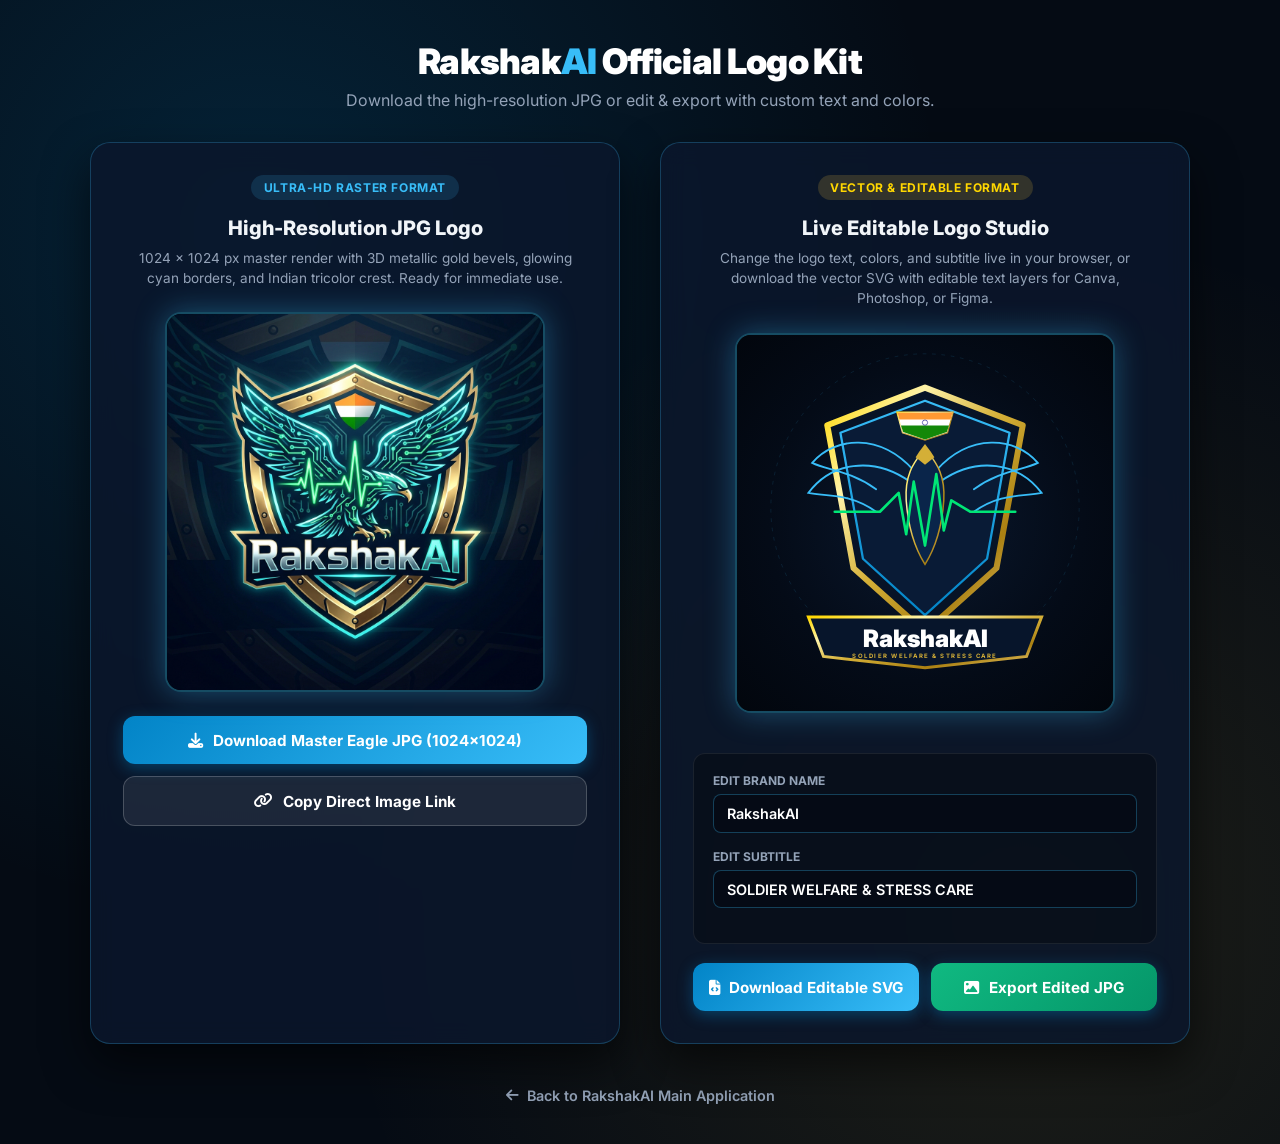
<file: logo-download.html>
<!DOCTYPE html>
<html lang="en">
<head>
  <meta charset="UTF-8" />
  <meta name="viewport" content="width=device-width, initial-scale=1.0" />
  <title>RakshakAI - Official Logo & Editable Branding Kit</title>
  <link rel="icon" type="image/jpeg" href="assets/rakshak_ai_eagle_logo.jpg?v=eagle" />
  <link href="https://fonts.googleapis.com/css2?family=Inter:wght@400;600;700;800;900&family=JetBrains+Mono:wght@700&display=swap" rel="stylesheet" />
  <link rel="stylesheet" href="https://cdnjs.cloudflare.com/ajax/libs/font-awesome/6.5.1/css/all.min.css" />
  
  <style>
    :root {
      --bg: #050b14;
      --card-bg: rgba(11, 23, 44, 0.85);
      --border: rgba(56, 189, 248, 0.25);
      --primary: #38bdf8;
      --gold: #d4af37;
      --green: #00e676;
    }
    * { box-sizing: border-box; margin: 0; padding: 0; font-family: 'Inter', sans-serif; }
    body {
      background: var(--bg);
      color: #f1f5f9;
      min-height: 100vh;
      display: flex;
      flex-direction: column;
      align-items: center;
      padding: 2.5rem 1.5rem;
      background-image: 
        radial-gradient(circle at 20% 20%, rgba(2, 132, 199, 0.2) 0%, transparent 50%),
        radial-gradient(circle at 80% 80%, rgba(212, 175, 55, 0.12) 0%, transparent 50%);
    }
    .header-bar {
      text-align: center;
      margin-bottom: 2rem;
    }
    .header-bar h1 {
      font-size: 2.2rem;
      font-weight: 900;
      color: #fff;
      letter-spacing: -0.02em;
    }
    .header-bar h1 span { color: var(--primary); }
    .header-bar p {
      color: #94a3b8;
      margin-top: 0.5rem;
      font-size: 1rem;
    }
    .main-grid {
      display: grid;
      grid-template-columns: 1fr 1fr;
      gap: 2.5rem;
      max-width: 1100px;
      width: 100%;
    }
    .card {
      background: var(--card-bg);
      border: 1px solid var(--border);
      border-radius: 20px;
      padding: 2rem;
      backdrop-filter: blur(12px);
      box-shadow: 0 20px 45px rgba(0, 0, 0, 0.6);
      display: flex;
      flex-direction: column;
      align-items: center;
    }
    .preview-box {
      width: 100%;
      max-width: 380px;
      aspect-ratio: 1/1;
      border-radius: 16px;
      overflow: hidden;
      border: 2px solid rgba(56, 189, 248, 0.4);
      box-shadow: 0 0 30px rgba(56, 189, 248, 0.35);
      margin-bottom: 1.5rem;
      background: #000;
      display: flex;
      align-items: center;
      justify-content: center;
      position: relative;
    }
    .preview-box img, .preview-box svg {
      width: 100%;
      height: 100%;
      object-fit: cover;
    }
    .badge-label {
      display: inline-block;
      padding: 0.3rem 0.8rem;
      border-radius: 20px;
      background: rgba(56, 189, 248, 0.15);
      color: var(--primary);
      font-size: 0.75rem;
      font-weight: 700;
      text-transform: uppercase;
      letter-spacing: 0.05em;
      margin-bottom: 1rem;
    }
    .card-title {
      font-size: 1.25rem;
      font-weight: 800;
      margin-bottom: 0.5rem;
      text-align: center;
    }
    .card-desc {
      font-size: 0.85rem;
      color: #94a3b8;
      text-align: center;
      margin-bottom: 1.5rem;
      line-height: 1.5;
    }
    .btn-download {
      display: flex;
      align-items: center;
      justify-content: center;
      gap: 0.6rem;
      width: 100%;
      padding: 0.9rem;
      border-radius: 12px;
      font-weight: 700;
      font-size: 0.95rem;
      text-decoration: none;
      cursor: pointer;
      border: none;
      transition: all 0.25s ease;
    }
    .btn-download.primary {
      background: linear-gradient(135deg, #0284c7, #38bdf8);
      color: #fff;
      box-shadow: 0 4px 15px rgba(2, 132, 199, 0.4);
    }
    .btn-download.primary:hover {
      transform: translateY(-2px);
      box-shadow: 0 8px 25px rgba(56, 189, 248, 0.5);
    }
    .btn-download.secondary {
      background: rgba(255, 255, 255, 0.08);
      color: #fff;
      border: 1px solid rgba(255, 255, 255, 0.2);
      margin-top: 0.75rem;
    }
    .btn-download.secondary:hover {
      background: rgba(255, 255, 255, 0.15);
    }

    /* Live In-Browser Editor Controls */
    .editor-section {
      width: 100%;
      margin-top: 1rem;
      background: rgba(0, 0, 0, 0.3);
      padding: 1.2rem;
      border-radius: 12px;
      border: 1px solid rgba(255, 255, 255, 0.08);
    }
    .editor-field {
      margin-bottom: 1rem;
    }
    .editor-field label {
      display: block;
      font-size: 0.75rem;
      font-weight: 700;
      color: #94a3b8;
      text-transform: uppercase;
      margin-bottom: 0.4rem;
    }
    .editor-input {
      width: 100%;
      padding: 0.6rem 0.8rem;
      border-radius: 8px;
      border: 1px solid rgba(56, 189, 248, 0.3);
      background: rgba(5, 11, 20, 0.8);
      color: #fff;
      font-size: 0.9rem;
      font-weight: 600;
    }
    .editor-input:focus {
      outline: none;
      border-color: var(--primary);
    }
    .back-nav {
      margin-top: 2.5rem;
      text-align: center;
    }
    .back-nav a {
      color: #94a3b8;
      text-decoration: none;
      font-size: 0.9rem;
      font-weight: 600;
      display: inline-flex;
      align-items: center;
      gap: 0.5rem;
      transition: color 0.2s;
    }
    .back-nav a:hover { color: #fff; }
    @media (max-width: 850px) {
      .main-grid { grid-template-columns: 1fr; }
    }
  </style>
</head>
<body>

  <div class="header-bar">
    <h1>Rakshak<span>AI</span> Official Logo Kit</h1>
    <p>Download the high-resolution JPG or edit & export with custom text and colors.</p>
  </div>

  <div class="main-grid">
    
    <!-- CARD 1: Full-Resolution 1024x1024 JPG -->
    <div class="card">
      <span class="badge-label">Ultra-HD Raster Format</span>
      <h2 class="card-title">High-Resolution JPG Logo</h2>
      <p class="card-desc">
        1024 × 1024 px master render with 3D metallic gold bevels, glowing cyan borders, and Indian tricolor crest. Ready for immediate use.
      </p>

      <div class="preview-box">
        <img id="jpgPreviewImg" src="assets/rakshak_ai_eagle_logo.jpg?v=eagle_final" alt="RakshakAI Eagle Emblem Logo" />
      </div>

      <a href="assets/rakshak_ai_eagle_logo.jpg" download="RakshakAI_Eagle_Logo_Master.jpg" class="btn-download primary">
        <i class="fas fa-download"></i> Download Master Eagle JPG (1024x1024)
      </a>

      <button onclick="copyDirectLink()" class="btn-download secondary">
        <i class="fas fa-link"></i> Copy Direct Image Link
      </button>
    </div>

    <!-- CARD 2: Fully Editable Vector & In-Browser Customizer -->
    <div class="card">
      <span class="badge-label" style="background:rgba(212, 175, 55, 0.2); color:#ffd700;">Vector & Editable Format</span>
      <h2 class="card-title">Live Editable Logo Studio</h2>
      <p class="card-desc">
        Change the logo text, colors, and subtitle live in your browser, or download the vector SVG with editable text layers for Canva, Photoshop, or Figma.
      </p>

      <div class="preview-box" id="svgContainer">
        <!-- Embedded Interactive SVG for Real-time Editing -->
        <svg id="liveSvgLogo" xmlns="http://www.w3.org/2000/svg" viewBox="0 0 1000 1000" width="100%" height="100%">
          <defs>
            <radialGradient id="bgGrad2" cx="50%" cy="50%" r="70%">
              <stop offset="0%" stop-color="#0a182e"/>
              <stop offset="60%" stop-color="#040b17"/>
              <stop offset="100%" stop-color="#02060d"/>
            </radialGradient>
            <linearGradient id="goldGrad2" x1="0%" y1="0%" x2="100%" y2="100%">
              <stop offset="0%" stop-color="#ffd700"/>
              <stop offset="25%" stop-color="#fff3a8"/>
              <stop offset="50%" stop-color="#d4af37"/>
              <stop offset="75%" stop-color="#aa8012"/>
              <stop offset="100%" stop-color="#f5d77f"/>
            </linearGradient>
            <linearGradient id="cyanNeon2" x1="0%" y1="0%" x2="0%" y2="100%">
              <stop id="glowColorStop" offset="0%" stop-color="#38bdf8"/>
              <stop offset="100%" stop-color="#0284c7"/>
            </linearGradient>
          </defs>
          <rect width="1000" height="1000" fill="url(#bgGrad2)"/>
          <circle cx="500" cy="460" r="410" fill="none" stroke="rgba(56, 189, 248, 0.15)" stroke-width="2" stroke-dasharray="10 15"/>
          <path d="M500,140 L760,240 L690,620 L500,790 L310,620 L240,240 Z" fill="#071326" stroke="url(#goldGrad2)" stroke-width="16" stroke-linejoin="round"/>
          <path d="M500,175 L725,260 L665,595 L500,745 L335,595 L275,260 Z" fill="#091b36" stroke="url(#cyanNeon2)" stroke-width="6" stroke-linejoin="round"/>
          <!-- Tricolor -->
          <g transform="translate(425, 205)">
            <path d="M0,0 L150,0 L135,55 L75,75 L15,55 Z" fill="#ffffff" stroke="url(#goldGrad2)" stroke-width="3"/>
            <path d="M2,2 L148,2 L143,20 L7,20 Z" fill="#ff9933"/>
            <path d="M11,36 L139,36 L133,53 L75,73 L17,53 Z" fill="#138808"/>
            <circle cx="75" cy="28" r="7" fill="none" stroke="#000080" stroke-width="1.5"/>
          </g>
          <!-- Wings -->
          <g fill="none" stroke="#38bdf8" stroke-width="5" stroke-linecap="round">
            <path d="M470,360 C380,260 260,270 200,340 C240,360 300,360 370,410"/>
            <path d="M460,390 C360,320 250,340 190,420 C240,430 300,420 370,470"/>
            <path d="M530,360 C620,260 740,270 800,340 C760,360 700,360 630,410"/>
            <path d="M540,390 C640,320 750,340 810,420 C760,430 700,420 630,470"/>
          </g>
          <!-- Body & Head -->
          <path d="M500,300 C520,330 555,360 550,440 C545,510 525,570 500,610 C475,570 455,510 450,440 C445,360 480,330 500,300 Z" fill="#0a254a" stroke="url(#goldGrad2)" stroke-width="4"/>
          <path d="M485,310 L500,290 L515,310 L525,325 L500,345 L475,325 Z" fill="#d4af37"/>
          <!-- Pulse -->
          <polyline points="260,470 380,470 430,420 450,530 470,390 500,560 530,370 550,520 570,440 620,470 740,470" fill="none" stroke="#00e676" stroke-width="7" stroke-linecap="round" stroke-linejoin="round"/>
          <!-- Banner -->
          <path d="M190,750 L810,750 L770,855 L500,885 L230,855 Z" fill="#07152b" stroke="url(#goldGrad2)" stroke-width="8"/>
          <!-- Editable Text Nodes -->
          <text id="liveTextBrand" x="500" y="830" text-anchor="middle" font-family="'Inter', sans-serif" font-size="64" font-weight="900" fill="#ffffff">RakshakAI</text>
          <text id="liveTextSubtitle" x="500" y="860" text-anchor="middle" font-family="'Inter', sans-serif" font-size="16" font-weight="700" fill="#d4af37" letter-spacing="4">SOLDIER WELFARE &amp; STRESS CARE</text>
        </svg>
      </div>

      <!-- Live Controls -->
      <div class="editor-section">
        <div class="editor-field">
          <label>Edit Brand Name</label>
          <input type="text" id="inputBrandName" class="editor-input" value="RakshakAI" oninput="updateLiveText()" />
        </div>
        <div class="editor-field">
          <label>Edit Subtitle</label>
          <input type="text" id="inputSubtitle" class="editor-input" value="SOLDIER WELFARE &amp; STRESS CARE" oninput="updateLiveSubtitle()" />
        </div>
      </div>

      <div style="display:flex; gap:0.8rem; width:100%; margin-top:1.2rem;">
        <a href="assets/rakshak_ai_logo.svg" download="RakshakAI_Vector_Editable.svg" class="btn-download primary" style="flex:1;">
          <i class="fas fa-file-code"></i> Download Editable SVG
        </a>
        <button onclick="exportLiveSvgAsJpg()" class="btn-download primary" style="flex:1; background:linear-gradient(135deg, #10b981, #059669);">
          <i class="fas fa-image"></i> Export Edited JPG
        </button>
      </div>
    </div>

  </div>

  <div class="back-nav">
    <a href="/"><i class="fas fa-arrow-left"></i> Back to RakshakAI Main Application</a>
  </div>

  <script>
    function updateLiveText() {
      const val = document.getElementById('inputBrandName').value || 'RakshakAI';
      document.getElementById('liveTextBrand').textContent = val;
    }
    function updateLiveSubtitle() {
      const val = document.getElementById('inputSubtitle').value || 'SOLDIER WELFARE & STRESS CARE';
      document.getElementById('liveTextSubtitle').textContent = val;
    }
    function copyDirectLink() {
      const url = window.location.origin + '/assets/rakshak_ai_eagle_logo.jpg';
      navigator.clipboard.writeText(url).then(() => {
        alert('Direct Image URL copied to clipboard!\n\n' + url);
      });
    }

    // Convert Live SVG to JPG Canvas and trigger download
    function exportLiveSvgAsJpg() {
      const svg = document.getElementById('liveSvgLogo');
      const xml = new XMLSerializer().serializeToString(svg);
      const svg64 = btoa(unescape(encodeURIComponent(xml)));
      const image64 = 'data:image/svg+xml;base64,' + svg64;

      const img = new Image();
      img.onload = function() {
        const canvas = document.createElement('canvas');
        canvas.width = 1000;
        canvas.height = 1000;
        const ctx = canvas.getContext('2d');
        ctx.fillStyle = '#050b14';
        ctx.fillRect(0, 0, 1000, 1000);
        ctx.drawImage(img, 0, 0);

        const a = document.createElement('a');
        a.download = 'RakshakAI_Custom_Logo.jpg';
        a.href = canvas.toDataURL('image/jpeg', 0.95);
        a.click();
      };
      img.src = image64;
    }
  </script>
</body>
</html>
</file>
